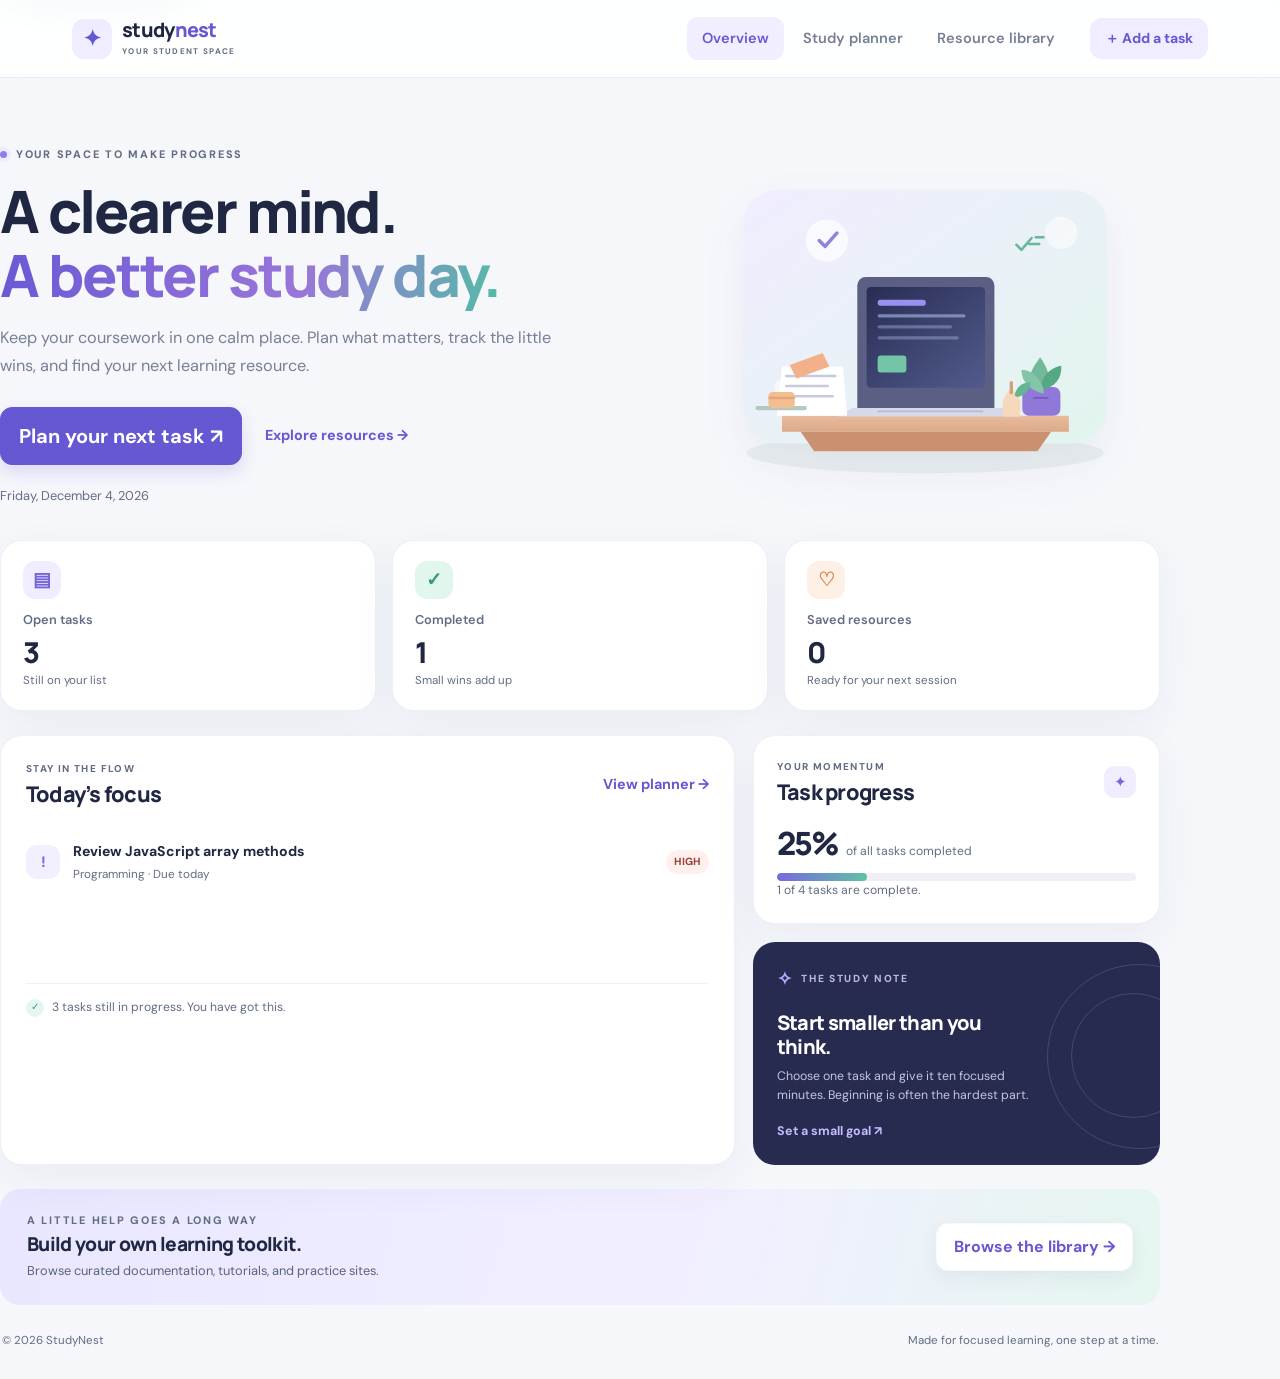
<file: index.html>
<!doctype html>
<html lang="en">
<head>
  <meta charset="utf-8">
  <meta name="viewport" content="width=device-width, initial-scale=1">
  <meta name="description" content="StudyNest is a simple student hub for planning assignments and discovering useful learning resources.">
  <meta name="theme-color" content="#f5f7fb">
  <title>StudyNest · Student Hub</title>
  <link rel="preconnect" href="https://fonts.googleapis.com">
  <link rel="preconnect" href="https://fonts.gstatic.com" crossorigin>
  <link href="https://fonts.googleapis.com/css2?family=DM+Sans:wght@400;500;600;700&family=Manrope:wght@500;600;700;800&display=swap" rel="stylesheet">
  <link href="https://cdn.jsdelivr.net/npm/bootstrap@5.3.3/dist/css/bootstrap.min.css" rel="stylesheet">
  <link href="assets/css/styles.css" rel="stylesheet">
  <script src="assets/js/app.js" defer></script>
</head>
<body data-page="dashboard">
  <a class="skip-link" href="#main-content">Skip to main content</a>
  <nav class="navbar navbar-expand-lg app-navbar sticky-top" aria-label="Main navigation">
    <div class="container app-container">
      <a class="navbar-brand brand-lockup" href="index.html" aria-label="StudyNest home">
        <span class="brand-mark" aria-hidden="true">✦</span>
        <span>study<span class="brand-accent">nest</span><small>YOUR STUDENT SPACE</small></span>
      </a>
      <button class="navbar-toggler app-toggler" type="button" data-bs-toggle="collapse" data-bs-target="#mainNav" aria-controls="mainNav" aria-expanded="false" aria-label="Toggle navigation"><span class="navbar-toggler-icon"></span></button>
      <div class="collapse navbar-collapse" id="mainNav">
        <ul class="navbar-nav ms-auto align-items-lg-center gap-lg-1">
          <li class="nav-item"><a class="nav-link active" aria-current="page" href="index.html">Overview</a></li>
          <li class="nav-item"><a class="nav-link" href="pages/planner.html">Study planner</a></li>
          <li class="nav-item"><a class="nav-link" href="pages/library.html">Resource library</a></li>
          <li class="nav-item ms-lg-3 mt-2 mt-lg-0"><a class="btn btn-primary-soft nav-cta" href="pages/planner.html#new-task">＋ Add a task</a></li>
        </ul>
      </div>
    </div>
  </nav>

  <main id="main-content" class="app-container page-shell">
    <section class="welcome-hero row g-4 align-items-center" aria-labelledby="welcome-title">
      <div class="col-lg-7">
        <p class="eyebrow"><span class="eyebrow-dot"></span> YOUR SPACE TO MAKE PROGRESS</p>
        <h1 id="welcome-title">A clearer mind.<br><span class="text-gradient">A better study day.</span></h1>
        <p class="hero-copy">Keep your coursework in one calm place. Plan what matters, track the little wins, and find your next learning resource.</p>
        <div class="hero-actions"><a href="pages/planner.html#new-task" class="btn btn-primary btn-lg">Plan your next task <span aria-hidden="true">↗</span></a><a class="text-link" href="pages/library.html">Explore resources <span aria-hidden="true">→</span></a></div>
        <p class="date-note mb-0" id="today-date" aria-live="polite">Your study space, ready when you are.</p>
      </div>
      <div class="col-lg-5 hero-art-wrap"><img class="hero-art" src="assets/images/study-desk.svg" alt="Illustration of an organized study desk with books, a laptop, and a plant"></div>
    </section>

    <section class="stats-grid" aria-label="Your study at a glance">
      <article class="stat-card"><div class="stat-icon icon-lilac" aria-hidden="true">▤</div><p class="stat-label">Open tasks</p><p class="stat-value" id="stat-open">—</p><p class="stat-foot">Still on your list</p></article>
      <article class="stat-card"><div class="stat-icon icon-mint" aria-hidden="true">✓</div><p class="stat-label">Completed</p><p class="stat-value" id="stat-completed">—</p><p class="stat-foot">Small wins add up</p></article>
      <article class="stat-card"><div class="stat-icon icon-peach" aria-hidden="true">♡</div><p class="stat-label">Saved resources</p><p class="stat-value" id="stat-saved">—</p><p class="stat-foot">Ready for your next session</p></article>
    </section>

    <section class="dashboard-grid mt-4" aria-label="Study overview">
      <article class="surface-card focus-panel">
        <div class="section-heading"><div><p class="eyebrow mb-1">STAY IN THE FLOW</p><h2>Today’s focus</h2></div><a class="text-link" href="pages/planner.html">View planner <span aria-hidden="true">→</span></a></div>
        <div id="dashboard-task-list" class="focus-list" aria-live="polite"><div class="loading-line">Loading your tasks…</div></div>
        <div class="focus-footer"><span class="tiny-check" aria-hidden="true">✓</span><span id="focus-footer-text">Every finished task is progress.</span></div>
      </article>
      <aside class="side-stack">
        <article class="surface-card progress-card">
          <div class="section-heading mb-3"><div><p class="eyebrow mb-1">YOUR MOMENTUM</p><h2>Task progress</h2></div><span class="progress-emoji" aria-hidden="true">✦</span></div>
          <div class="progress-summary"><strong id="progress-percent">0%</strong><span>of all tasks completed</span></div>
          <div class="progress custom-progress" role="progressbar" aria-label="Task completion" aria-valuemin="0" aria-valuemax="100" aria-valuenow="0" id="progress-bar"><div class="progress-bar" id="progress-fill" style="width:0%"></div></div>
          <p class="muted-small mb-0" id="progress-caption">Your progress will show here.</p>
        </article>
        <article class="tip-card">
          <div class="tip-topline"><span class="tip-spark" aria-hidden="true">✧</span><span>THE STUDY NOTE</span></div>
          <h3>Start smaller than you think.</h3>
          <p>Choose one task and give it ten focused minutes. Beginning is often the hardest part.</p>
          <a href="pages/planner.html#new-task" class="tip-link">Set a small goal <span aria-hidden="true">↗</span></a>
          <div class="tip-orbit orbit-one"></div><div class="tip-orbit orbit-two"></div>
        </article>
      </aside>
    </section>

    <section class="bottom-banner mt-4">
      <div><p class="eyebrow mb-1">A LITTLE HELP GOES A LONG WAY</p><h2>Build your own learning toolkit.</h2><p class="mb-0">Browse curated documentation, tutorials, and practice sites.</p></div>
      <a class="btn btn-light banner-button" href="pages/library.html">Browse the library <span aria-hidden="true">→</span></a>
    </section>
    <footer class="site-footer"><span>© <span data-current-year></span> StudyNest</span><span>Made for focused learning, one step at a time.</span></footer>
  </main>

  <div class="toast-container position-fixed bottom-0 end-0 p-3" id="toast-container" aria-live="polite" aria-atomic="true"></div>
  <script src="https://cdn.jsdelivr.net/npm/bootstrap@5.3.3/dist/js/bootstrap.bundle.min.js" defer></script>
</body>
</html>
</file>
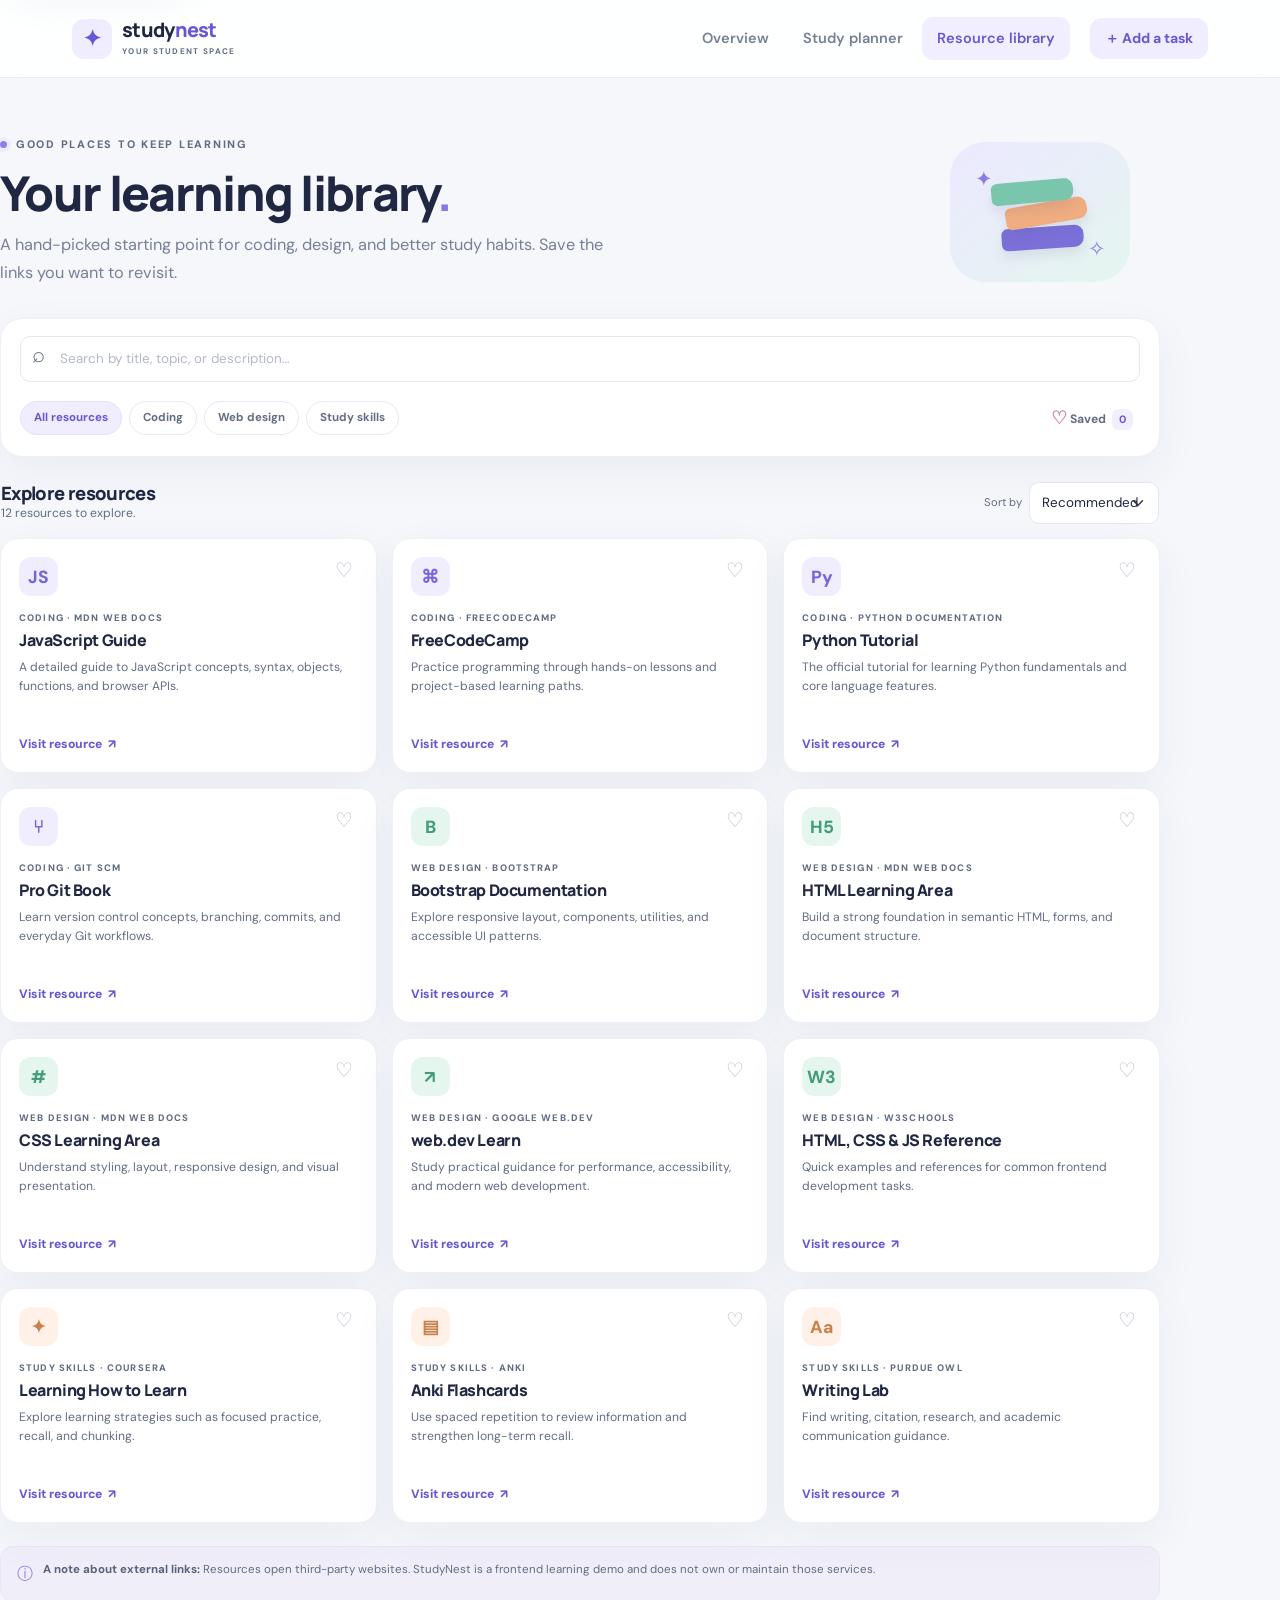
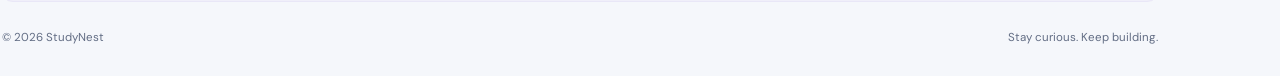
<file: pages/library.html>
<!doctype html>
<html lang="en">
<head>
  <meta charset="utf-8"><meta name="viewport" content="width=device-width, initial-scale=1">
  <meta name="description" content="Discover and save useful learning resources for programming, web development, and study skills.">
  <meta name="theme-color" content="#f5f7fb">
  <title>Resource library · StudyNest</title>
  <link rel="preconnect" href="https://fonts.googleapis.com"><link rel="preconnect" href="https://fonts.gstatic.com" crossorigin>
  <link href="https://fonts.googleapis.com/css2?family=DM+Sans:wght@400;500;600;700&family=Manrope:wght@500;600;700;800&display=swap" rel="stylesheet">
  <link href="https://cdn.jsdelivr.net/npm/bootstrap@5.3.3/dist/css/bootstrap.min.css" rel="stylesheet">
  <link href="../assets/css/styles.css" rel="stylesheet">
  <script src="../assets/js/app.js" defer></script><script src="../assets/js/library.js" defer></script>
</head>
<body data-page="library">
  <a class="skip-link" href="#main-content">Skip to main content</a>
  <nav class="navbar navbar-expand-lg app-navbar sticky-top" aria-label="Main navigation"><div class="container app-container">
    <a class="navbar-brand brand-lockup" href="../index.html" aria-label="StudyNest home"><span class="brand-mark" aria-hidden="true">✦</span><span>study<span class="brand-accent">nest</span><small>YOUR STUDENT SPACE</small></span></a>
    <button class="navbar-toggler app-toggler" type="button" data-bs-toggle="collapse" data-bs-target="#mainNav" aria-controls="mainNav" aria-expanded="false" aria-label="Toggle navigation"><span class="navbar-toggler-icon"></span></button>
    <div class="collapse navbar-collapse" id="mainNav"><ul class="navbar-nav ms-auto align-items-lg-center gap-lg-1"><li class="nav-item"><a class="nav-link" href="../index.html">Overview</a></li><li class="nav-item"><a class="nav-link" href="planner.html">Study planner</a></li><li class="nav-item"><a class="nav-link active" aria-current="page" href="library.html">Resource library</a></li><li class="nav-item ms-lg-3 mt-2 mt-lg-0"><a class="btn btn-primary-soft nav-cta" href="planner.html#new-task">＋ Add a task</a></li></ul></div>
  </div></nav>
  <main id="main-content" class="app-container page-shell inner-page">
    <header class="library-hero"><div><p class="eyebrow"><span class="eyebrow-dot"></span> GOOD PLACES TO KEEP LEARNING</p><h1>Your learning library<span class="title-period">.</span></h1><p class="hero-copy">A hand-picked starting point for coding, design, and better study habits. Save the links you want to revisit.</p></div><div class="library-hero-art" aria-hidden="true"><div class="book-stack"><span></span><span></span><span></span></div><div class="library-star star-a">✦</div><div class="library-star star-b">✧</div></div></header>
    <section class="library-controls surface-card" aria-label="Find resources"><div class="search-wrap library-search"><label class="visually-hidden" for="resource-search">Search learning resources</label><span class="search-glyph" aria-hidden="true">⌕</span><input id="resource-search" class="form-control" type="search" placeholder="Search by title, topic, or description…"></div><div class="library-filter-row"><div class="category-chips" role="group" aria-label="Filter resources by category"><button class="filter-chip active" type="button" data-category="all" aria-pressed="true">All resources</button><button class="filter-chip" type="button" data-category="coding" aria-pressed="false">Coding</button><button class="filter-chip" type="button" data-category="web" aria-pressed="false">Web design</button><button class="filter-chip" type="button" data-category="study" aria-pressed="false">Study skills</button></div><button class="saved-toggle" id="saved-toggle" type="button" aria-pressed="false"><span aria-hidden="true">♡</span> Saved <span class="saved-count" id="saved-count">0</span></button></div></section>
    <section class="library-results-head"><div><h2>Explore resources</h2><p class="muted-small mb-0" id="resource-result-text">Useful places to learn, practice, and explore.</p></div><label class="sort-label" for="resource-sort">Sort by <select id="resource-sort" class="form-select form-select-sm"><option value="recommended">Recommended</option><option value="az">Name A–Z</option></select></label></section>
    <section id="resource-grid" class="resource-grid" aria-live="polite" aria-relevant="additions removals"><div class="resource-card-skeleton"></div><div class="resource-card-skeleton"></div><div class="resource-card-skeleton"></div></section>
    <section class="resource-note"><span class="note-icon" aria-hidden="true">ⓘ</span><p class="mb-0"><strong>A note about external links:</strong> Resources open third-party websites. StudyNest is a frontend learning demo and does not own or maintain those services.</p></section>
    <footer class="site-footer"><span>© <span data-current-year></span> StudyNest</span><span>Stay curious. Keep building.</span></footer>
  </main>
  <div class="toast-container position-fixed bottom-0 end-0 p-3" id="toast-container" aria-live="polite" aria-atomic="true"></div>
  <script src="https://cdn.jsdelivr.net/npm/bootstrap@5.3.3/dist/js/bootstrap.bundle.min.js" defer></script>
</body></html>
</file>
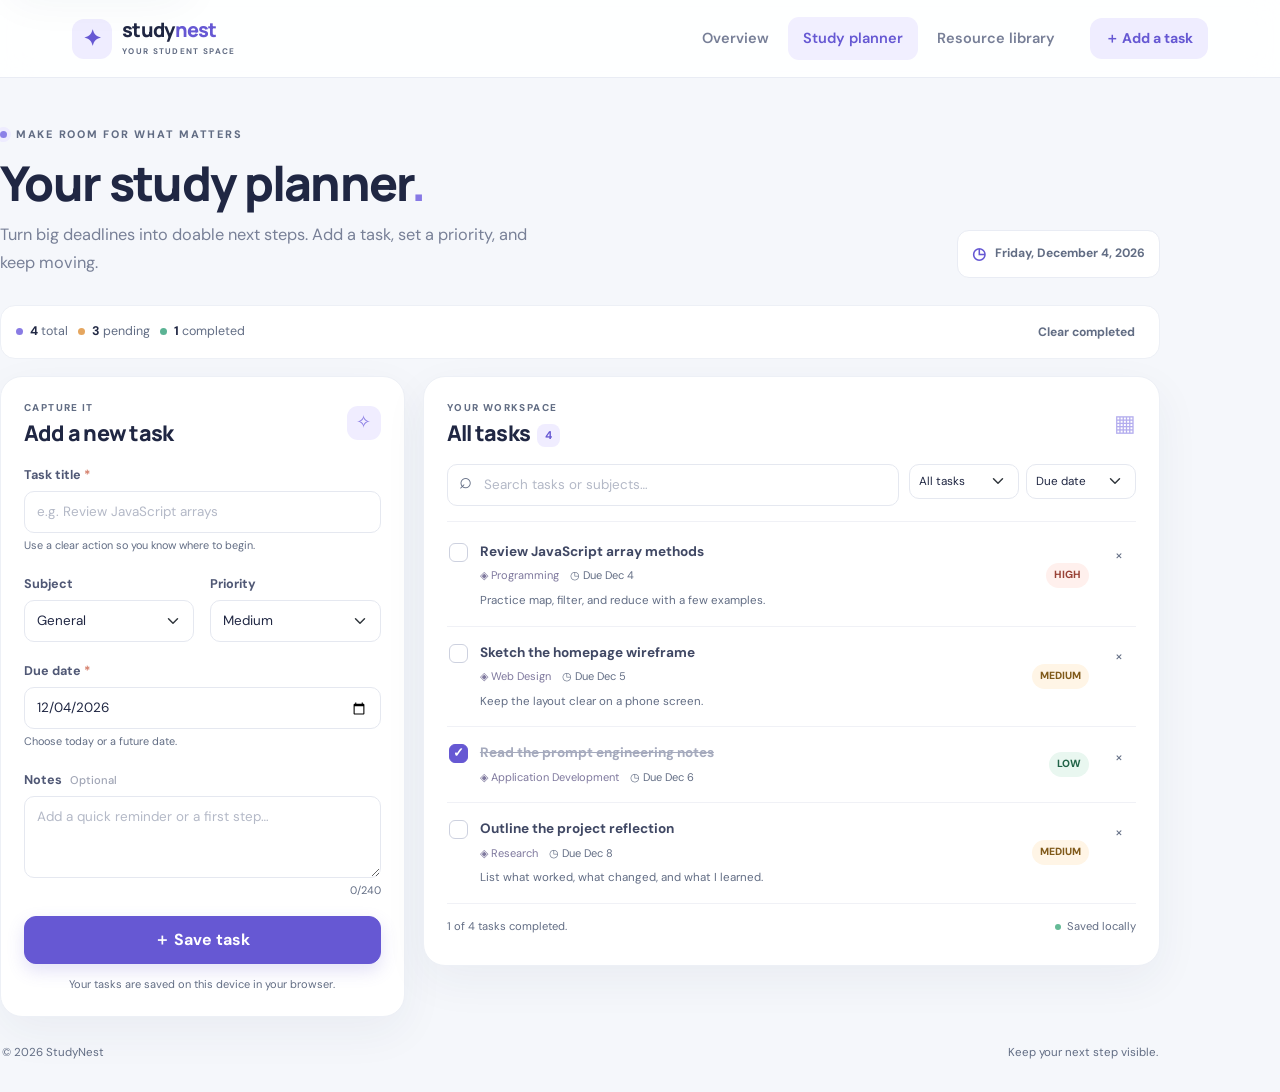
<file: pages/planner.html>
<!doctype html>
<html lang="en">
<head>
  <meta charset="utf-8"><meta name="viewport" content="width=device-width, initial-scale=1">
  <meta name="description" content="Plan, prioritize, and track your assignments with the StudyNest student planner.">
  <meta name="theme-color" content="#f5f7fb">
  <title>Study planner · StudyNest</title>
  <link rel="preconnect" href="https://fonts.googleapis.com"><link rel="preconnect" href="https://fonts.gstatic.com" crossorigin>
  <link href="https://fonts.googleapis.com/css2?family=DM+Sans:wght@400;500;600;700&family=Manrope:wght@500;600;700;800&display=swap" rel="stylesheet">
  <link href="https://cdn.jsdelivr.net/npm/bootstrap@5.3.3/dist/css/bootstrap.min.css" rel="stylesheet">
  <link href="../assets/css/styles.css" rel="stylesheet">
  <script src="../assets/js/app.js" defer></script><script src="../assets/js/planner.js" defer></script>
</head>
<body data-page="planner">
  <a class="skip-link" href="#main-content">Skip to main content</a>
  <nav class="navbar navbar-expand-lg app-navbar sticky-top" aria-label="Main navigation"><div class="container app-container">
    <a class="navbar-brand brand-lockup" href="../index.html" aria-label="StudyNest home"><span class="brand-mark" aria-hidden="true">✦</span><span>study<span class="brand-accent">nest</span><small>YOUR STUDENT SPACE</small></span></a>
    <button class="navbar-toggler app-toggler" type="button" data-bs-toggle="collapse" data-bs-target="#mainNav" aria-controls="mainNav" aria-expanded="false" aria-label="Toggle navigation"><span class="navbar-toggler-icon"></span></button>
    <div class="collapse navbar-collapse" id="mainNav"><ul class="navbar-nav ms-auto align-items-lg-center gap-lg-1"><li class="nav-item"><a class="nav-link" href="../index.html">Overview</a></li><li class="nav-item"><a class="nav-link active" aria-current="page" href="planner.html">Study planner</a></li><li class="nav-item"><a class="nav-link" href="library.html">Resource library</a></li><li class="nav-item ms-lg-3 mt-2 mt-lg-0"><a class="btn btn-primary-soft nav-cta" href="#new-task">＋ Add a task</a></li></ul></div>
  </div></nav>
  <main id="main-content" class="app-container page-shell inner-page">
    <header class="page-intro"><div><p class="eyebrow"><span class="eyebrow-dot"></span> MAKE ROOM FOR WHAT MATTERS</p><h1>Your study planner<span class="title-period">.</span></h1><p class="hero-copy">Turn big deadlines into doable next steps. Add a task, set a priority, and keep moving.</p></div><div class="intro-date-chip"><span aria-hidden="true">◷</span><span id="planner-date">Your plan, your pace</span></div></header>

    <section class="planner-summary" aria-label="Task summary"><div class="summary-pill"><span class="summary-dot dot-purple"></span><span><strong id="summary-total">0</strong> total</span></div><div class="summary-pill"><span class="summary-dot dot-orange"></span><span><strong id="summary-pending">0</strong> pending</span></div><div class="summary-pill"><span class="summary-dot dot-green"></span><span><strong id="summary-done">0</strong> completed</span></div><div class="summary-spacer"></div><button class="btn btn-link text-decoration-none clear-completed" id="clear-completed" type="button">Clear completed</button></section>

    <div class="planner-layout">
      <section class="surface-card form-card" id="new-task" aria-labelledby="form-title">
        <div class="section-heading mb-3"><div><p class="eyebrow mb-1">CAPTURE IT</p><h2 id="form-title">Add a new task</h2></div><span class="form-spark" aria-hidden="true">✧</span></div>
        <form id="task-form" novalidate>
          <div class="mb-3"><label for="task-title" class="form-label">Task title <span class="required-mark">*</span></label><input class="form-control" id="task-title" name="title" type="text" placeholder="e.g. Review JavaScript arrays" minlength="3" maxlength="80" required aria-describedby="title-help title-error"><div class="form-text" id="title-help">Use a clear action so you know where to begin.</div><div class="invalid-feedback" id="title-error">Enter a task title with at least 3 characters.</div></div>
          <div class="row g-3"><div class="col-sm-6"><label for="task-subject" class="form-label">Subject</label><select class="form-select" id="task-subject" name="subject"><option value="General">General</option><option value="Application Development">Application Development</option><option value="Programming">Programming</option><option value="Web Design">Web Design</option><option value="Mathematics">Mathematics</option><option value="Research">Research</option></select></div><div class="col-sm-6"><label for="task-priority" class="form-label">Priority</label><select class="form-select" id="task-priority" name="priority"><option value="medium">Medium</option><option value="high">High</option><option value="low">Low</option></select></div></div>
          <div class="mt-3"><label for="task-due" class="form-label">Due date <span class="required-mark">*</span></label><input class="form-control" id="task-due" name="dueDate" type="date" required aria-describedby="due-help due-error"><div class="form-text" id="due-help">Choose today or a future date.</div><div class="invalid-feedback" id="due-error">Choose a valid date that is today or later.</div></div>
          <div class="mt-3"><label for="task-notes" class="form-label">Notes <span class="optional-label">Optional</span></label><textarea class="form-control" id="task-notes" name="notes" rows="3" maxlength="240" placeholder="Add a quick reminder or a first step…"></textarea><div class="form-text text-end"><span id="notes-count">0</span>/240</div></div>
          <button class="btn btn-primary w-100 mt-3" type="submit">＋ Save task</button>
          <p class="form-note mb-0">Your tasks are saved on this device in your browser.</p>
        </form>
      </section>

      <section class="surface-card task-board" aria-labelledby="task-board-title">
        <div class="section-heading board-heading"><div><p class="eyebrow mb-1">YOUR WORKSPACE</p><h2 id="task-board-title">All tasks <span class="count-bubble" id="visible-count">0</span></h2></div><span class="board-decoration" aria-hidden="true">▦</span></div>
        <div class="task-toolbar"><div class="search-wrap"><label class="visually-hidden" for="task-search">Search tasks</label><span class="search-glyph" aria-hidden="true">⌕</span><input id="task-search" class="form-control" type="search" placeholder="Search tasks or subjects…"></div><div class="toolbar-selects"><div><label class="visually-hidden" for="task-filter">Filter tasks</label><select id="task-filter" class="form-select form-select-sm"><option value="all">All tasks</option><option value="pending">Pending</option><option value="completed">Completed</option></select></div><div><label class="visually-hidden" for="task-sort">Sort tasks</label><select id="task-sort" class="form-select form-select-sm"><option value="due">Due date</option><option value="priority">Priority</option><option value="title">Title A–Z</option></select></div></div></div>
        <div id="task-list" class="task-list" aria-live="polite" aria-relevant="additions removals text"><div class="empty-state"><span class="empty-icon" aria-hidden="true">✧</span><h3>Your list is taking shape</h3><p>Add a task to see it here.</p></div></div>
        <div class="board-footer"><span id="board-footer-text">A little progress, consistently.</span><span class="storage-indicator"><span></span> Saved locally</span></div>
      </section>
    </div>
    <footer class="site-footer"><span>© <span data-current-year></span> StudyNest</span><span>Keep your next step visible.</span></footer>
  </main>
  <div class="toast-container position-fixed bottom-0 end-0 p-3" id="toast-container" aria-live="polite" aria-atomic="true"></div>
  <script src="https://cdn.jsdelivr.net/npm/bootstrap@5.3.3/dist/js/bootstrap.bundle.min.js" defer></script>
</body></html>
</file>
<file: assets/css/styles.css>
/* StudyNest — shared visual system */
:root{--ink:#202743;--muted:#788097;--line:#e9ecf4;--paper:#f5f7fb;--white:#fff;--primary:#6658d3;--primary-dark:#5044b4;--purple-soft:#efedff;--mint:#dff5ed;--peach:#fff0e6;--shadow:0 15px 45px rgba(39,48,86,.055);--radius:22px}
*{box-sizing:border-box}html{scroll-behavior:smooth}body{margin:0;background:var(--paper);color:var(--ink);font-family:"DM Sans",Arial,sans-serif;font-size:15px;line-height:1.6}h1,h2,h3,h4,.brand-lockup{font-family:Manrope,"DM Sans",sans-serif;letter-spacing:-.035em}h1{font-size:clamp(2.3rem,5vw,3.65rem);font-weight:800;line-height:1.09;margin:0 0 16px}h2{font-size:1.35rem;font-weight:800;margin:0}h3{font-weight:800}.app-container{max-width:1160px}.page-shell{padding-top:42px;padding-bottom:24px}.inner-page{padding-top:48px}.app-navbar{background:rgba(255,255,255,.9);backdrop-filter:blur(16px);border-bottom:1px solid rgba(229,233,243,.85);min-height:78px}.brand-lockup{display:flex;align-items:center;gap:10px;font-size:1.24rem;font-weight:800;line-height:1.03;color:var(--ink);text-decoration:none}.brand-lockup:hover{color:var(--ink)}.brand-lockup small{display:block;font:700 .51rem "DM Sans",sans-serif;letter-spacing:.16em;color:#949bb0;margin-top:5px}.brand-accent{color:var(--primary)}.brand-mark{width:40px;height:40px;display:inline-flex;align-items:center;justify-content:center;background:#efedff;border-radius:12px;color:var(--primary);font-size:22px}.brand-mark svg{width:100%;height:100%;fill:none;stroke:var(--primary);stroke-width:1.7;stroke-linecap:round;stroke-linejoin:round}.brand-mark svg path{fill:none}.app-navbar .navbar-nav{gap:4px}.app-navbar .nav-link{color:#777f97;font-weight:600;font-size:.91rem;padding:10px 15px!important;border-radius:11px;transition:.18s ease}.app-navbar .nav-link:hover,.app-navbar .nav-link.active{color:var(--primary);background:#f1efff}.app-toggler{border:1px solid var(--line);padding:7px 10px}.app-toggler:focus{box-shadow:0 0 0 .2rem rgba(102,88,211,.17)}.btn{font-weight:700;border-radius:12px;padding:11px 17px;transition:transform .15s ease,background .15s ease,box-shadow .15s ease}.btn:active{transform:translateY(1px)}.btn-primary{background:var(--primary);border-color:var(--primary);box-shadow:0 7px 17px rgba(102,88,211,.18)}.btn-primary:hover,.btn-primary:focus{background:var(--primary-dark);border-color:var(--primary-dark)}.btn-primary-soft{background:var(--purple-soft);border:1px solid transparent;color:var(--primary);font-size:.88rem;padding:9px 14px}.btn-primary-soft:hover{background:#e6e2ff;color:var(--primary-dark)}.skip-link{position:absolute;top:-60px;left:12px;z-index:2000;background:#fff;padding:10px 14px;border-radius:9px;box-shadow:var(--shadow);color:var(--primary)}.skip-link:focus{top:10px}.welcome-hero{padding:26px 0 34px}.eyebrow{color:#8c91a8;font-size:.68rem;font-weight:800;letter-spacing:.16em;margin:0 0 17px;display:flex;align-items:center;gap:9px}.eyebrow-dot{width:7px;height:7px;border-radius:50%;background:#8b80e8;box-shadow:0 0 0 4px #eeecff}.text-gradient{background:linear-gradient(100deg,#6859d5 0%,#9a75d9 60%,#54bca5 100%);-webkit-background-clip:text;background-clip:text;color:transparent}.hero-copy{color:var(--muted);font-size:1.02rem;max-width:560px;line-height:1.75;margin:0}.hero-actions{display:flex;align-items:center;gap:23px;margin-top:26px;flex-wrap:wrap}.hero-actions .btn{padding:13px 18px}.text-link{color:var(--primary);font-weight:700;text-decoration:none;font-size:.9rem}.text-link:hover,.tip-link:hover{color:var(--primary-dark);text-decoration:underline}.date-note{color:#a0a5b5;font-size:.8rem;margin-top:21px}.hero-art-wrap{display:flex;justify-content:center;align-items:center}.hero-art{width:min(100%,440px);height:auto;filter:drop-shadow(0 17px 20px rgba(72,76,116,.06))}.stats-grid{display:grid;grid-template-columns:repeat(3,minmax(0,1fr));gap:16px}.stat-card,.surface-card{background:var(--white);border:1px solid #edf0f6;border-radius:var(--radius);box-shadow:var(--shadow)}.stat-card{padding:20px 22px;min-height:150px}.stat-icon{width:38px;height:38px;border-radius:12px;display:grid;place-items:center;font-size:1.2rem;font-weight:700;margin-bottom:11px}.icon-lilac{background:#efedff;color:#7162d9}.icon-mint{background:#e1f6ed;color:#399b7b}.icon-peach{background:#fff0e6;color:#d88c54}.stat-label{font-size:.8rem;color:var(--muted);font-weight:600;margin:0}.stat-value{font:800 1.8rem Manrope,sans-serif;letter-spacing:-.05em;margin:1px 0 0}.stat-foot{font-size:.72rem;color:#a1a6b6;margin:0}.dashboard-grid{display:grid;grid-template-columns:minmax(0,1.48fr) minmax(290px,.82fr);gap:18px}.surface-card{padding:25px}.section-heading{display:flex;align-items:center;justify-content:space-between;gap:14px}.section-heading .eyebrow{font-size:.62rem;letter-spacing:.14em}.focus-list{margin-top:20px;min-height:156px}.focus-item{display:flex;gap:13px;align-items:center;padding:13px 0;border-bottom:1px solid #f0f1f6}.focus-item:last-child{border-bottom:0}.focus-indicator{width:34px;height:34px;flex:0 0 34px;border-radius:11px;background:#f2f0ff;color:#7a6dde;display:grid;place-items:center;font-weight:800}.focus-info{min-width:0;flex:1}.focus-title{font-weight:700;font-size:.88rem;white-space:nowrap;overflow:hidden;text-overflow:ellipsis;margin:0;color:var(--ink)}.focus-meta{font-size:.73rem;color:#989fb1;margin:3px 0 0}.priority-tag{font-size:.65rem;font-weight:800;border-radius:30px;padding:4px 8px;white-space:nowrap}.priority-high{background:#fff0ed;color:#c96b5b}.priority-medium{background:#fff5e6;color:#bc8a38}.priority-low{background:#e9f7f0;color:#4a9b79}.focus-footer{border-top:1px solid #f0f1f6;padding-top:14px;color:#9a9fb0;font-size:.76rem;display:flex;align-items:center;gap:8px}.tiny-check{height:18px;width:18px;border-radius:50%;display:grid;place-items:center;background:#e4f6ee;color:#3d9a7c;font-size:.65rem}.side-stack{display:grid;gap:18px}.progress-card{padding:23px}.progress-emoji{width:32px;height:32px;display:grid;place-items:center;border-radius:10px;background:#f0edff;color:#7568d7}.progress-summary{display:flex;align-items:baseline;gap:8px;margin:14px 0 8px}.progress-summary strong{font:800 2rem Manrope,sans-serif;letter-spacing:-.06em}.progress-summary span{font-size:.76rem;color:#969caf}.custom-progress{height:8px;background:#f0eff8;border-radius:50px;overflow:hidden}.custom-progress .progress-bar{background:linear-gradient(90deg,#7769dd,#60c1a5);border-radius:50px}.muted-small{font-size:.76rem;color:#989fb1}.progress-caption{margin-top:11px}.tip-card{position:relative;overflow:hidden;border-radius:var(--radius);padding:23px 24px;background:#272b50;color:#fff;min-height:205px}.tip-topline{font-size:.64rem;letter-spacing:.16em;color:#b9b9dc;font-weight:800;display:flex;gap:8px;align-items:center}.tip-spark{color:#b9aaff;font-size:1.1rem}.tip-card h3{font-size:1.25rem;max-width:210px;margin:17px 0 8px;position:relative;z-index:1}.tip-card p{font-size:.77rem;line-height:1.6;color:#c2c5df;max-width:270px;position:relative;z-index:1;margin-bottom:12px}.tip-link{color:#c4bcff;font-size:.78rem;font-weight:700;text-decoration:none;position:relative;z-index:1}.tip-orbit{position:absolute;border:1px solid rgba(197,190,255,.19);border-radius:50%;pointer-events:none}.orbit-one{width:185px;height:185px;right:-72px;top:22px}.orbit-two{width:125px;height:125px;right:-36px;top:51px}.bottom-banner{display:flex;justify-content:space-between;align-items:center;gap:20px;padding:23px 27px;border-radius:20px;background:linear-gradient(105deg,#e9e7ff,#f1efff 60%,#e5f6f0)}.bottom-banner h2{font-size:1.2rem}.bottom-banner p:not(.eyebrow){font-size:.8rem;color:#777f98;margin-top:5px}.banner-button{background:#fff;color:var(--primary);white-space:nowrap;box-shadow:0 7px 18px rgba(70,66,130,.07)}.banner-button:hover{background:#faf9ff;color:var(--primary-dark)}.site-footer{display:flex;justify-content:space-between;gap:12px;padding:27px 2px 5px;color:#a1a6b6;font-size:.72rem}
/* Inner pages */
.page-intro{display:flex;justify-content:space-between;align-items:flex-end;gap:22px;margin-bottom:27px}.page-intro .eyebrow,.library-hero .eyebrow{margin-bottom:14px}.page-intro h1,.library-hero h1{font-size:clamp(2.1rem,4vw,3rem);margin-bottom:11px}.title-period{color:#8779e5}.intro-date-chip{display:inline-flex;align-items:center;gap:9px;padding:10px 14px;border-radius:12px;background:#fff;border:1px solid var(--line);font-size:.76rem;font-weight:700;color:#838aa0;white-space:nowrap}.intro-date-chip span:first-child{color:var(--primary);font-size:1rem}.planner-summary{display:flex;align-items:center;gap:10px;padding:12px 15px;background:#fff;border:1px solid #edf0f6;border-radius:15px;margin-bottom:17px}.summary-pill{display:flex;align-items:center;gap:7px;color:#8b92a6;font-size:.78rem}.summary-pill strong{color:var(--ink)}.summary-dot{width:7px;height:7px;border-radius:50%}.dot-purple{background:#897be4}.dot-orange{background:#e5a65f}.dot-green{background:#5bb394}.summary-spacer{flex:1}.clear-completed{font-size:.76rem;color:#969cb0;padding:4px 8px}.clear-completed:hover{color:#c86c5e}.planner-layout{display:grid;grid-template-columns:minmax(275px,.78fr) minmax(0,1.42fr);gap:18px;align-items:start}.form-card{padding:23px;scroll-margin-top:100px}.form-spark{width:34px;height:34px;border-radius:11px;background:#f0edff;color:#887be4;display:grid;place-items:center;font-size:1.15rem}.form-label{font-size:.79rem;font-weight:700;color:#505875;margin-bottom:6px}.required-mark{color:#d47d69}.optional-label{font-weight:500;color:#a0a5b5;font-size:.7rem;margin-left:5px}.form-control,.form-select{border-color:#e5e8f0;border-radius:10px;color:var(--ink);font-size:.84rem;padding:10px 12px;background-color:#fff}.form-control::placeholder{color:#b4b9c7}.form-control:focus,.form-select:focus{border-color:#9d92ed;box-shadow:0 0 0 .22rem rgba(102,88,211,.12)}.form-text{font-size:.68rem;color:#a0a5b5}.form-note{text-align:center;color:#a2a7b6;font-size:.69rem;margin-top:12px}.task-board{padding:23px;min-height:590px}.board-heading{margin-bottom:17px}.count-bubble{display:inline-grid;place-items:center;vertical-align:middle;width:23px;height:23px;border-radius:8px;background:#f0edff;color:var(--primary);font:700 .7rem "DM Sans",sans-serif;letter-spacing:0;margin-left:4px}.board-decoration{font-size:1.45rem;color:#b3acee}.task-toolbar{display:grid;grid-template-columns:minmax(130px,1fr) auto;gap:10px;padding-bottom:15px;border-bottom:1px solid #f0f1f6}.search-wrap{position:relative}.search-wrap .form-control{padding-left:36px}.search-glyph{position:absolute;z-index:2;left:12px;top:5px;color:#9ca3b7;font-size:1.35rem;line-height:1.2;pointer-events:none}.toolbar-selects{display:flex;gap:7px}.toolbar-selects select{min-width:110px;font-size:.73rem;padding:8px 25px 8px 9px}.task-list{padding-top:4px}.task-row{display:flex;align-items:flex-start;gap:12px;padding:15px 2px;border-bottom:1px solid #f0f1f6}.task-row:last-child{border-bottom:0}.task-check{appearance:none;-webkit-appearance:none;flex:0 0 19px;width:19px;height:19px;margin-top:2px;border:1.5px solid #cdd1df;border-radius:6px;background:#fff;cursor:pointer;position:relative}.task-check:checked{background:var(--primary);border-color:var(--primary)}.task-check:checked:after{content:"✓";position:absolute;inset:-2px 0 0;color:#fff;font-size:13px;text-align:center;font-weight:800}.task-check:focus-visible{outline:3px solid rgba(102,88,211,.25);outline-offset:2px}.task-main{min-width:0;flex:1}.task-title{font-size:.85rem;font-weight:700;color:#404864;margin:0;overflow-wrap:anywhere}.task-row.is-complete .task-title{text-decoration:line-through;color:#a5aabd}.task-details{display:flex;flex-wrap:wrap;gap:7px 11px;margin-top:5px;font-size:.69rem;color:#9aa1b3}.task-details span{display:inline-flex;align-items:center;gap:4px}.task-subject{color:#7e789d}.task-notes{margin:7px 0 0;font-size:.72rem;color:#989fb0;overflow-wrap:anywhere}.task-actions{display:flex;align-items:center;gap:5px}.task-action{height:30px;min-width:30px;border:0;border-radius:8px;background:transparent;color:#a4a9b8;display:grid;place-items:center;font-size:.9rem}.task-action:hover{background:#fff0ed;color:#c66d5e}.task-row .priority-tag{align-self:center;margin-right:3px}.empty-state{text-align:center;padding:55px 15px;color:#9ca2b3}.empty-icon{display:grid;place-items:center;width:47px;height:47px;border-radius:15px;background:#f0edff;color:#8275df;font-size:1.35rem;margin:0 auto 13px}.empty-state h3{font-size:1rem;color:#525b77;margin-bottom:5px}.empty-state p{font-size:.77rem;margin:0}.board-footer{display:flex;align-items:center;justify-content:space-between;gap:10px;border-top:1px solid #f0f1f6;padding-top:14px;color:#a1a6b6;font-size:.7rem}.storage-indicator{display:flex;align-items:center;gap:6px}.storage-indicator span{width:6px;height:6px;background:#65ba96;border-radius:50%}
/* Resource library */
.library-hero{position:relative;overflow:hidden;display:flex;align-items:center;justify-content:space-between;gap:25px;padding:10px 30px 30px 0}.library-hero .hero-copy{max-width:620px}.library-hero-art{position:relative;width:180px;height:140px;flex:0 0 180px;border-radius:35px;background:linear-gradient(145deg,#ece9ff,#e4f5ef);display:grid;place-items:center}.book-stack{width:92px;height:82px;position:relative;transform:rotate(-8deg)}.book-stack span{position:absolute;width:82px;height:22px;border-radius:6px 9px 9px 6px;left:4px;box-shadow:0 7px 11px rgba(69,67,121,.10)}.book-stack span:nth-child(1){bottom:4px;background:#7b70d9;transform:rotate(4deg)}.book-stack span:nth-child(2){bottom:28px;background:#f0ad81;left:11px;transform:rotate(-2deg)}.book-stack span:nth-child(3){bottom:51px;background:#7ac6ad;left:0;transform:rotate(3deg)}.library-star{position:absolute;color:#8b7ee3;font-size:1.3rem}.star-a{top:20px;left:25px}.star-b{bottom:17px;right:24px}.library-controls{padding:17px 19px;margin-bottom:25px}.library-search{max-width:100%;}.library-search .form-control{padding:12px 12px 12px 39px}.library-search .search-glyph{top:7px}.library-filter-row{display:flex;justify-content:space-between;align-items:center;gap:12px;margin-top:15px}.category-chips{display:flex;flex-wrap:wrap;gap:7px}.filter-chip{border:1px solid #e9eaf2;border-radius:30px;background:#fff;padding:7px 13px;font-size:.72rem;font-weight:700;color:#8990a5;transition:.15s}.filter-chip:hover{border-color:#c9c3f6;color:var(--primary)}.filter-chip.active{background:#f0edff;border-color:#e5e0ff;color:var(--primary)}.filter-chip:focus-visible,.saved-toggle:focus-visible{outline:3px solid rgba(102,88,211,.2);outline-offset:2px}.saved-toggle{border:0;background:transparent;color:#828aa0;font-size:.76rem;font-weight:700;white-space:nowrap;padding:7px}.saved-toggle span:first-child{color:#d18d9d;font-size:1.1rem;vertical-align:-1px}.saved-toggle[aria-pressed="true"]{color:var(--primary)}.saved-count{display:inline-grid;place-items:center;background:#f1efff;color:var(--primary);height:21px;min-width:21px;border-radius:7px;margin-left:3px;font-size:.67rem}.library-results-head{display:flex;align-items:center;justify-content:space-between;gap:14px;margin:0 1px 14px}.library-results-head h2{font-size:1.15rem}.sort-label{display:flex;align-items:center;gap:7px;color:#969caf;font-size:.7rem;white-space:nowrap}.sort-label select{min-width:130px}.resource-grid{display:grid;grid-template-columns:repeat(3,minmax(0,1fr));gap:15px}.resource-card{display:flex;flex-direction:column;min-height:235px;background:#fff;border:1px solid #edf0f6;border-radius:18px;padding:18px;box-shadow:var(--shadow);transition:transform .18s ease,box-shadow .18s ease}.resource-card:hover{transform:translateY(-3px);box-shadow:0 19px 38px rgba(39,48,86,.09)}.resource-top{display:flex;align-items:flex-start;justify-content:space-between;gap:10px}.resource-symbol{width:39px;height:39px;display:grid;place-items:center;border-radius:12px;background:#f0edff;color:#7366d6;font-size:1.1rem;font-weight:800}.resource-symbol.web{background:#e5f6ef;color:#459c7d}.resource-symbol.study{background:#fff1e7;color:#c9824c}.resource-bookmark{border:0;background:transparent;color:#b3b7c5;font-size:1.25rem;line-height:1;padding:3px 5px;border-radius:8px}.resource-bookmark:hover,.resource-bookmark.saved{color:#d17d94;background:#fff2f5}.resource-category{display:inline-block;margin-top:15px;text-transform:uppercase;letter-spacing:.12em;font-size:.59rem;font-weight:800;color:#999fb1}.resource-card h3{font-size:1rem;margin:5px 0 7px;letter-spacing:-.025em}.resource-card p{font-size:.76rem;color:#8b92a5;line-height:1.6;margin:0 0 17px}.resource-card .resource-link{margin-top:auto;display:inline-flex;align-items:center;gap:6px;text-decoration:none;color:var(--primary);font-size:.76rem;font-weight:800}.resource-card .resource-link:hover{text-decoration:underline}.resource-note{display:flex;align-items:flex-start;gap:10px;padding:14px 16px;background:#f0eff9;border:1px solid #e9e7f7;border-radius:13px;margin-top:23px;color:#858ba1;font-size:.72rem;line-height:1.6}.resource-note strong{color:#59617b}.note-icon{color:#877ce0;font-size:1rem}.resource-card-skeleton{height:235px;border-radius:18px;background:linear-gradient(100deg,#fff 25%,#f5f5fa 45%,#fff 65%);border:1px solid #edf0f6}.toast{border:1px solid #e8eaf2;border-radius:13px;box-shadow:var(--shadow);font-size:.83rem}.toast-header{border-bottom:1px solid #f0f1f6;background:#fff;border-radius:13px 13px 0 0}.toast-body{color:#5c6480}.loading-line{color:#a2a7b6;font-size:.8rem;padding:25px 0}
@media (max-width:991.98px){.app-navbar .navbar-collapse{padding:10px 0 14px}.app-navbar .navbar-nav{align-items:stretch!important}.app-navbar .nav-link{padding:9px 12px!important}.nav-cta{display:inline-block;margin-top:5px}.dashboard-grid{grid-template-columns:minmax(0,1.2fr) minmax(260px,.8fr)}.planner-layout{grid-template-columns:minmax(250px,.8fr) minmax(0,1.2fr)}.resource-grid{grid-template-columns:repeat(2,minmax(0,1fr))}}
@media (max-width:767.98px){.page-shell{padding-top:27px}.inner-page{padding-top:34px}.welcome-hero{padding-top:10px}.hero-art-wrap{justify-content:flex-start}.hero-art{max-width:360px}.stats-grid{gap:10px}.stat-card{padding:15px;min-height:138px}.stat-value{font-size:1.55rem}.dashboard-grid,.planner-layout{grid-template-columns:1fr}.side-stack{grid-template-columns:repeat(2,minmax(0,1fr))}.tip-card{min-height:205px}.page-intro{align-items:flex-start;flex-direction:column;margin-bottom:21px}.intro-date-chip{align-self:flex-start}.task-board{min-height:0}.library-hero{padding-right:0}.library-hero-art{width:135px;height:120px;flex-basis:135px}.book-stack{transform:scale(.8) rotate(-8deg)}.library-filter-row{align-items:flex-start;flex-direction:column}.resource-grid{grid-template-columns:repeat(2,minmax(0,1fr))}}
@media (max-width:575.98px){.app-navbar{min-height:68px}.brand-mark{width:35px;height:35px}.brand-lockup{font-size:1.1rem}.brand-lockup small{font-size:.46rem}.welcome-hero{gap:10px!important}.welcome-hero h1{font-size:2.45rem}.hero-copy{font-size:.92rem}.hero-actions{gap:15px}.hero-actions .btn{font-size:.82rem}.stats-grid{grid-template-columns:repeat(3,minmax(0,1fr));gap:8px}.stat-card{padding:12px 10px;min-height:132px;border-radius:16px}.stat-icon{width:31px;height:31px;border-radius:10px;font-size:1rem;margin-bottom:8px}.stat-label{font-size:.67rem}.stat-value{font-size:1.35rem}.stat-foot{font-size:.61rem}.surface-card{padding:18px;border-radius:18px}.side-stack{grid-template-columns:1fr}.bottom-banner{align-items:flex-start;flex-direction:column;padding:20px}.banner-button{width:100%}.site-footer{flex-direction:column;gap:4px;padding-top:22px}.planner-summary{flex-wrap:wrap;gap:9px 13px}.summary-spacer{display:none}.clear-completed{margin-left:auto}.planner-layout{gap:13px}.form-card,.task-board{padding:17px}.task-toolbar{grid-template-columns:1fr}.toolbar-selects{display:grid;grid-template-columns:1fr 1fr}.toolbar-selects select{width:100%}.task-row{gap:9px}.task-row .priority-tag{display:none}.board-footer{align-items:flex-start;flex-direction:column}.library-hero{align-items:flex-start;gap:5px}.library-hero h1{font-size:2.15rem}.library-hero .hero-copy{font-size:.85rem}.library-hero-art{width:90px;height:90px;flex-basis:90px;border-radius:23px;margin-top:17px}.book-stack{transform:scale(.58) rotate(-8deg)}.library-star{font-size:1rem}.star-a{top:10px;left:12px}.star-b{bottom:9px;right:13px}.library-controls{padding:14px}.category-chips{gap:6px}.filter-chip{padding:6px 10px;font-size:.66rem}.library-results-head{align-items:flex-start;flex-direction:column}.sort-label{align-self:flex-end}.resource-grid{grid-template-columns:1fr;gap:11px}.resource-card{min-height:0;padding:16px}.resource-card p{margin-bottom:13px}.resource-note{font-size:.68rem}}
@media (prefers-reduced-motion:reduce){*,*::before,*::after{scroll-behavior:auto!important;transition:none!important;animation:none!important}}

/* Contrast refinements for supporting text and small status labels. */
.eyebrow,.date-note,.stat-label,.stat-foot,.focus-meta,.focus-footer,.progress-summary span,.muted-small,.form-text,.form-note,.task-details,.task-notes,.board-footer,.intro-date-chip,.summary-pill,.clear-completed,.task-action,.sort-label,.resource-category,.resource-card p,.resource-note,.site-footer,.saved-toggle,.filter-chip,.brand-lockup small,.search-glyph{color:#626d84}
.priority-high{color:#9a4338}.priority-medium{color:#805a1a}.priority-low{color:#226448}
.bottom-banner p:not(.eyebrow){color:#59647d}
</file>
